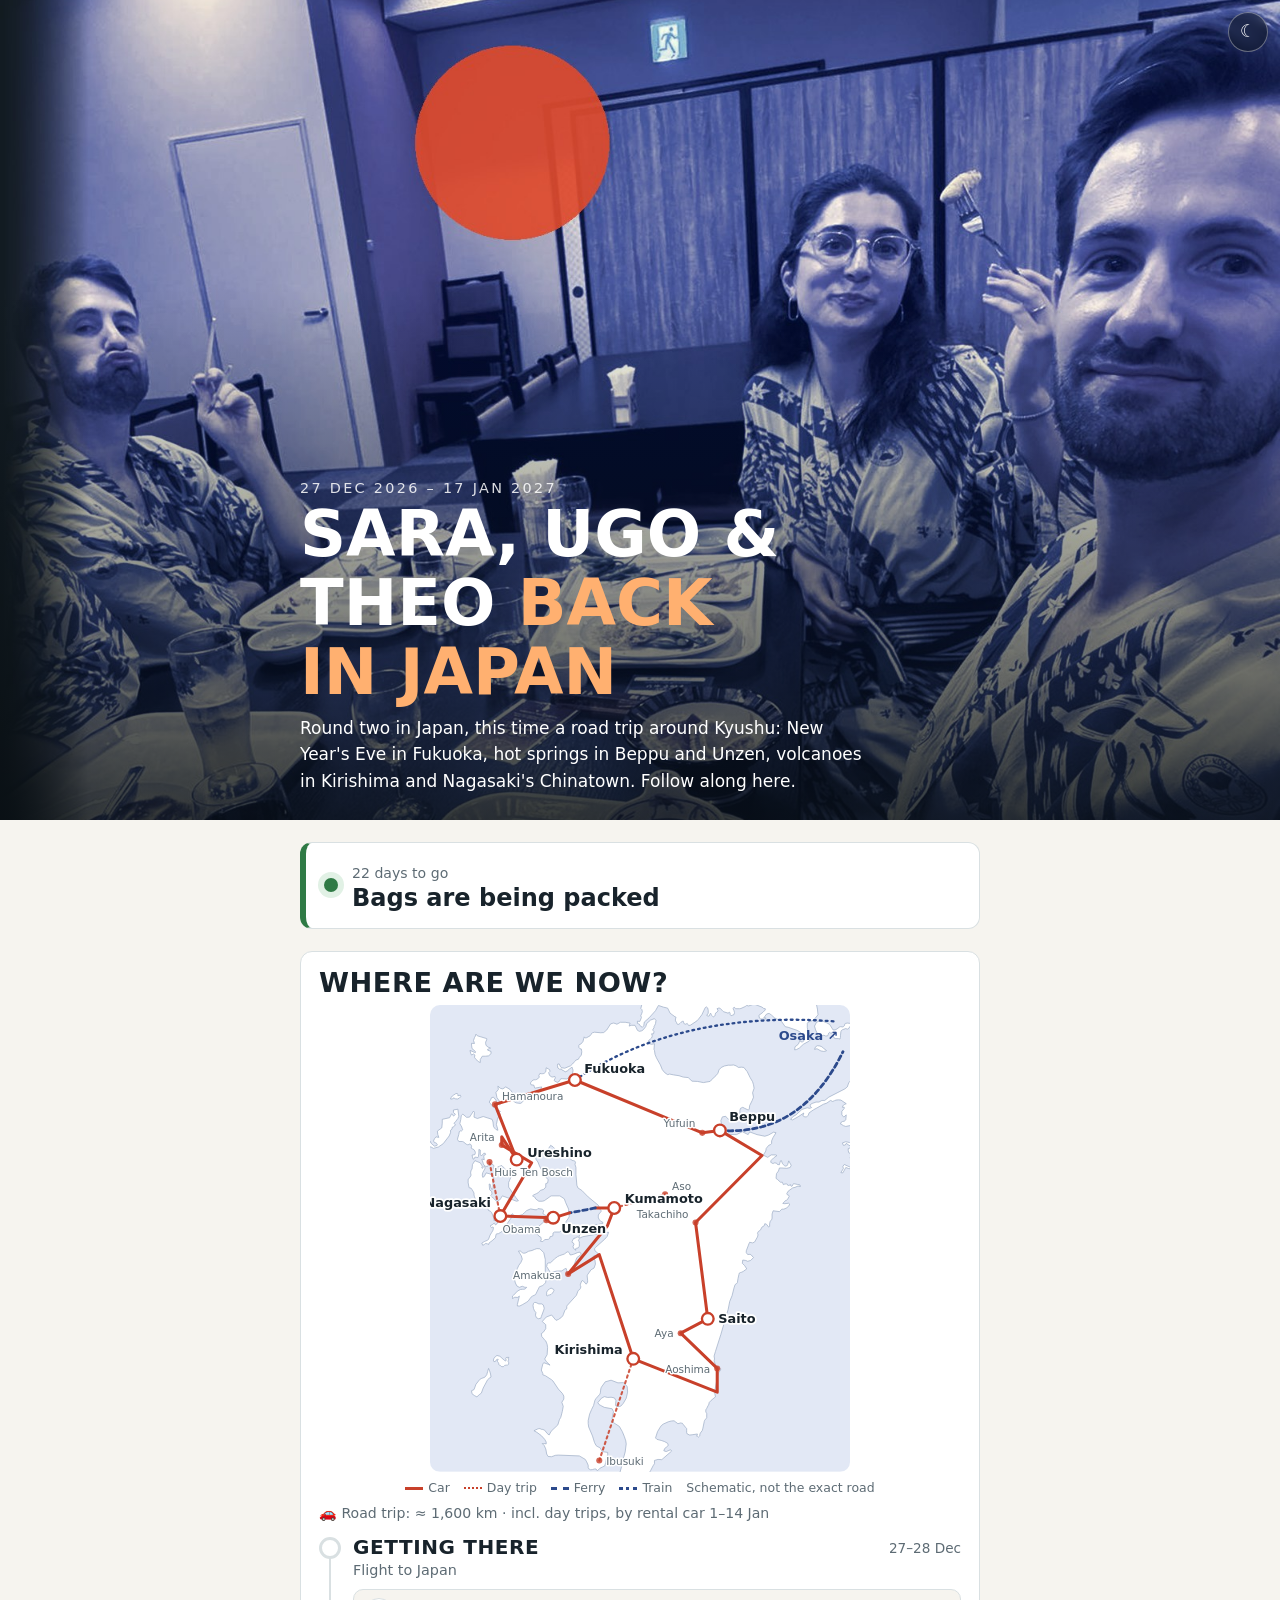
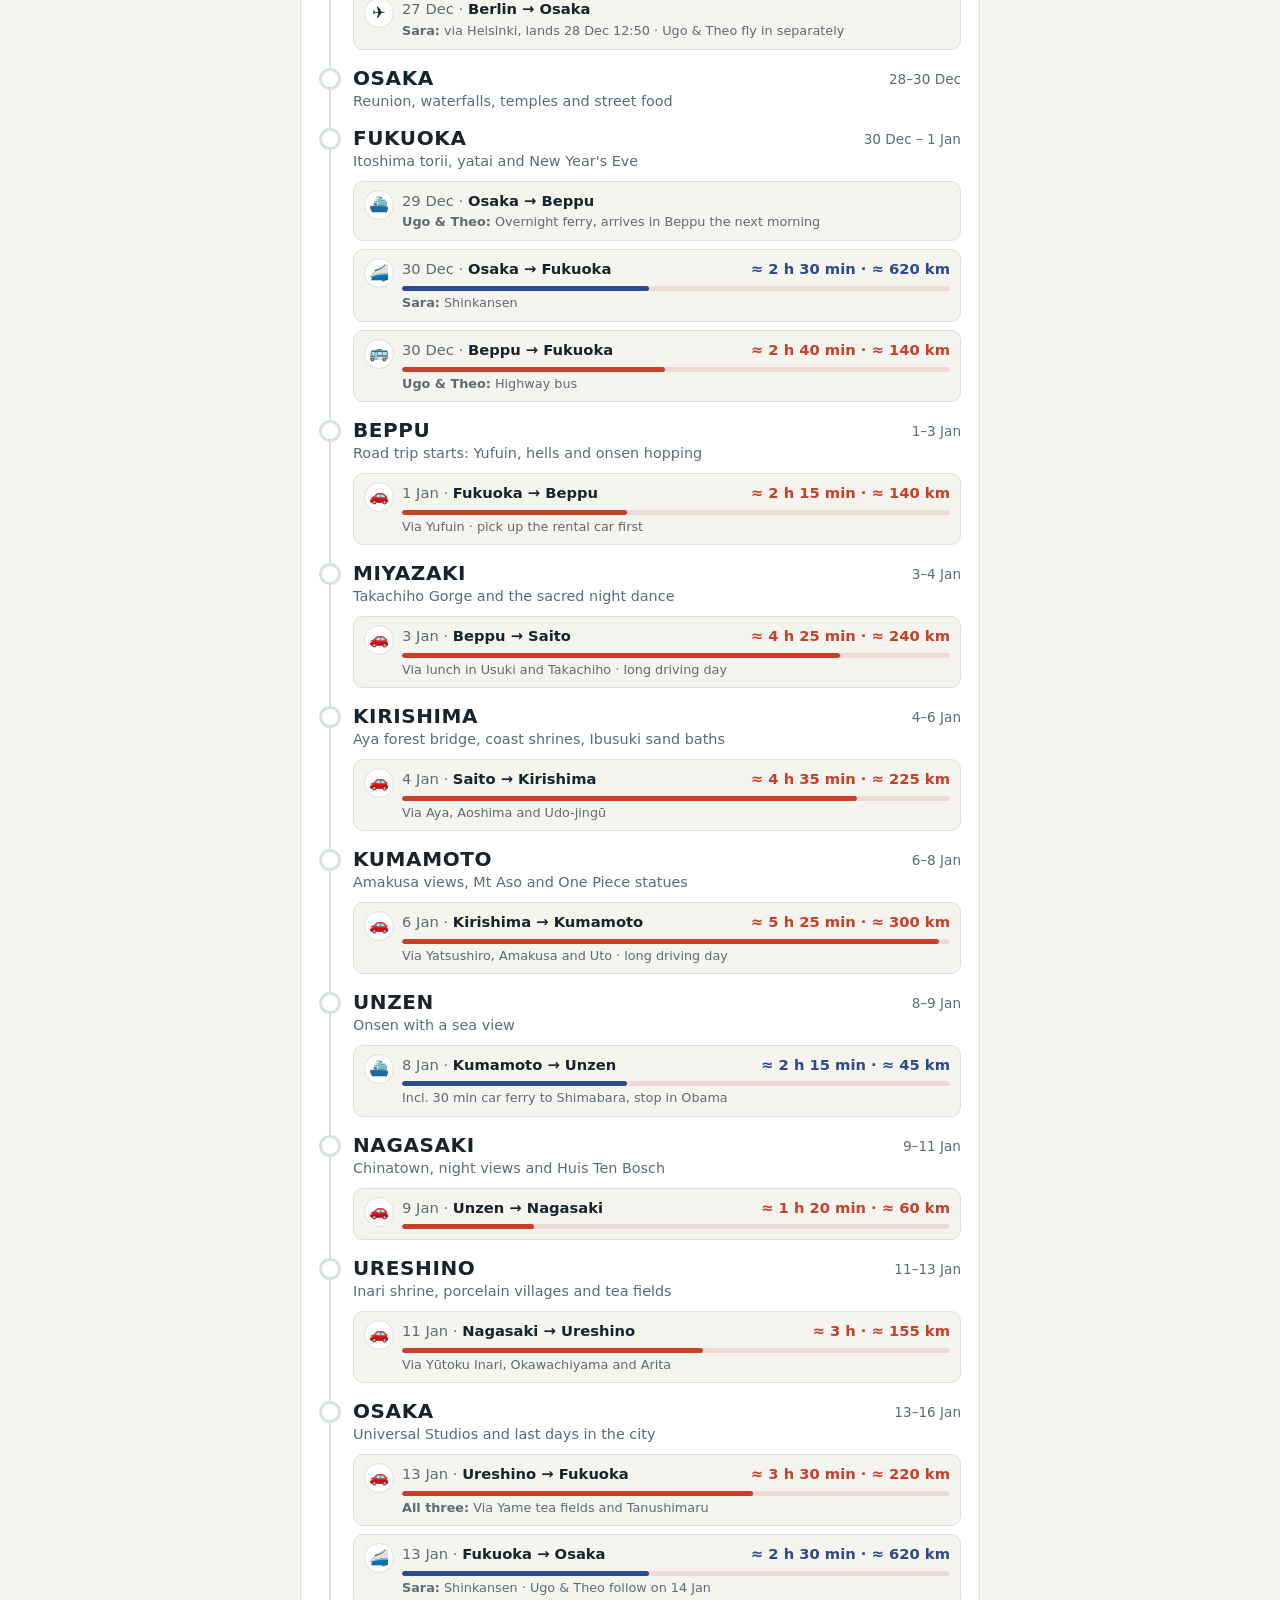
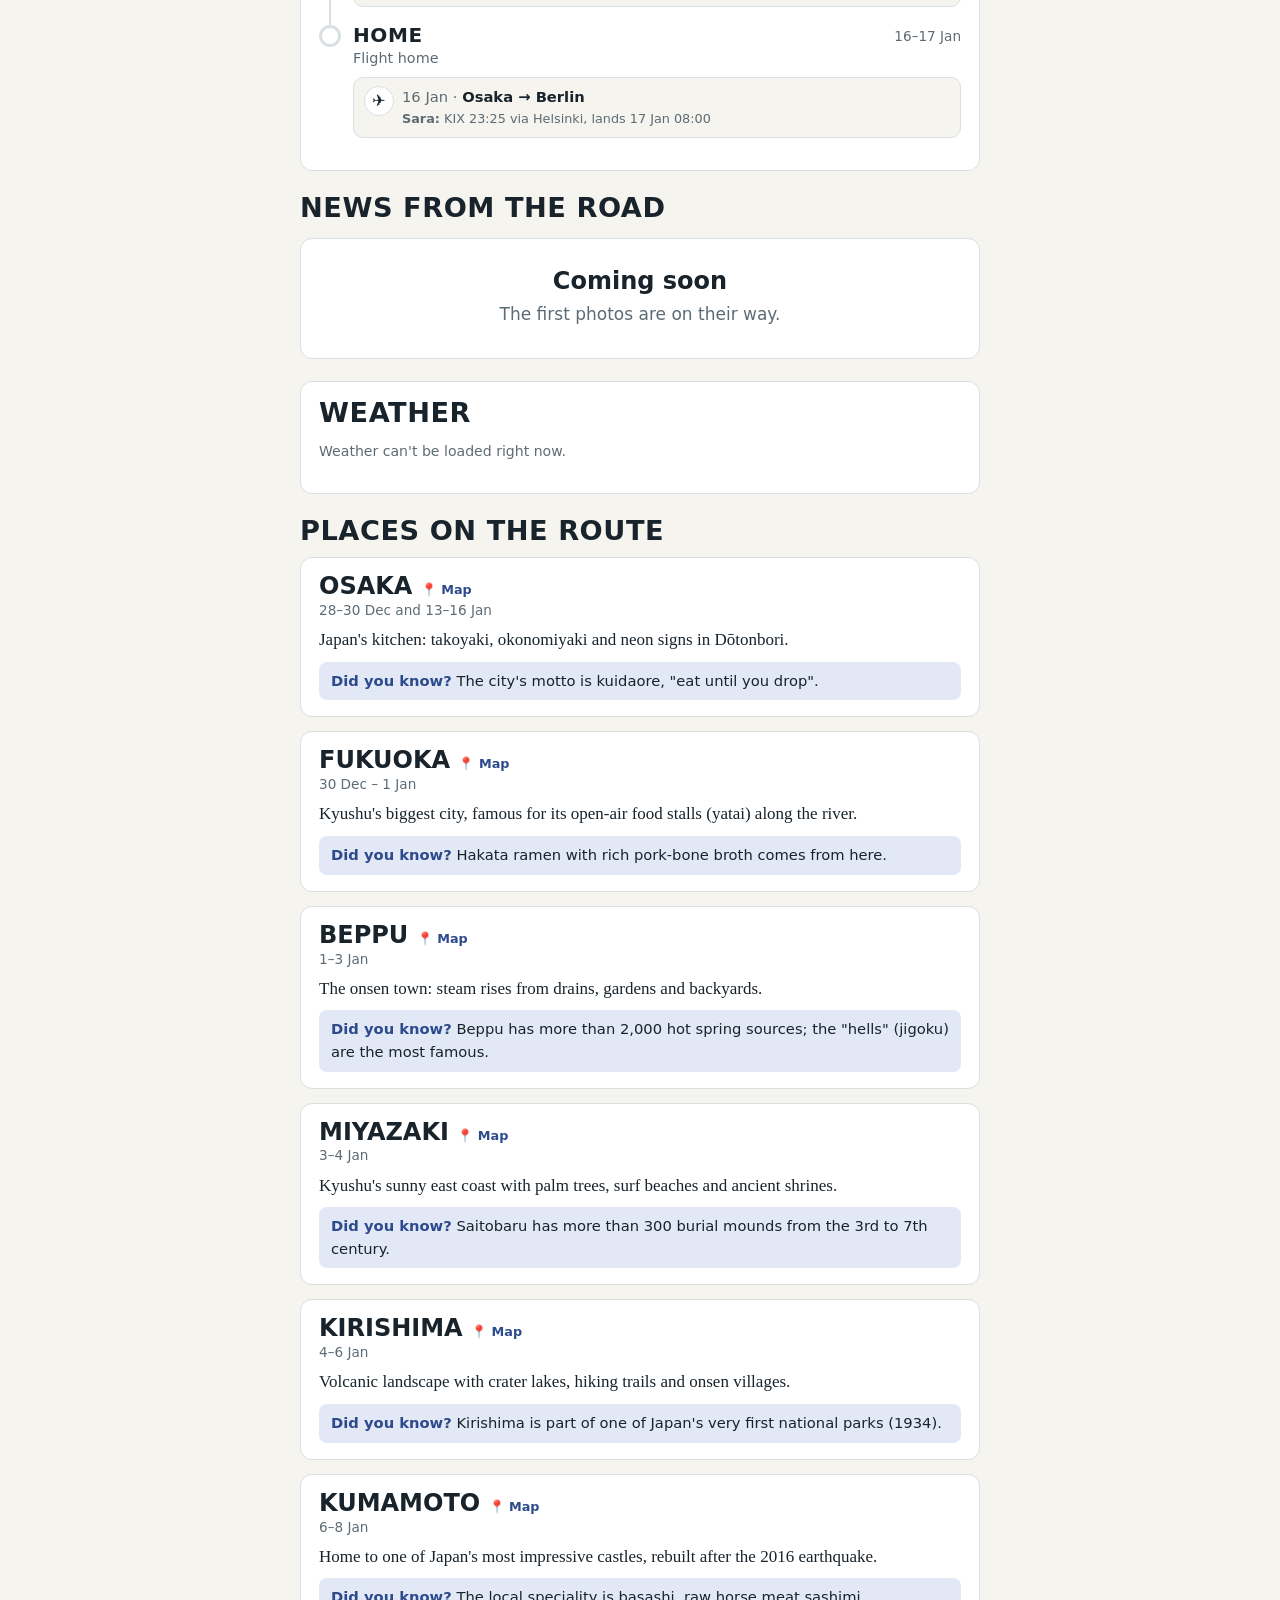
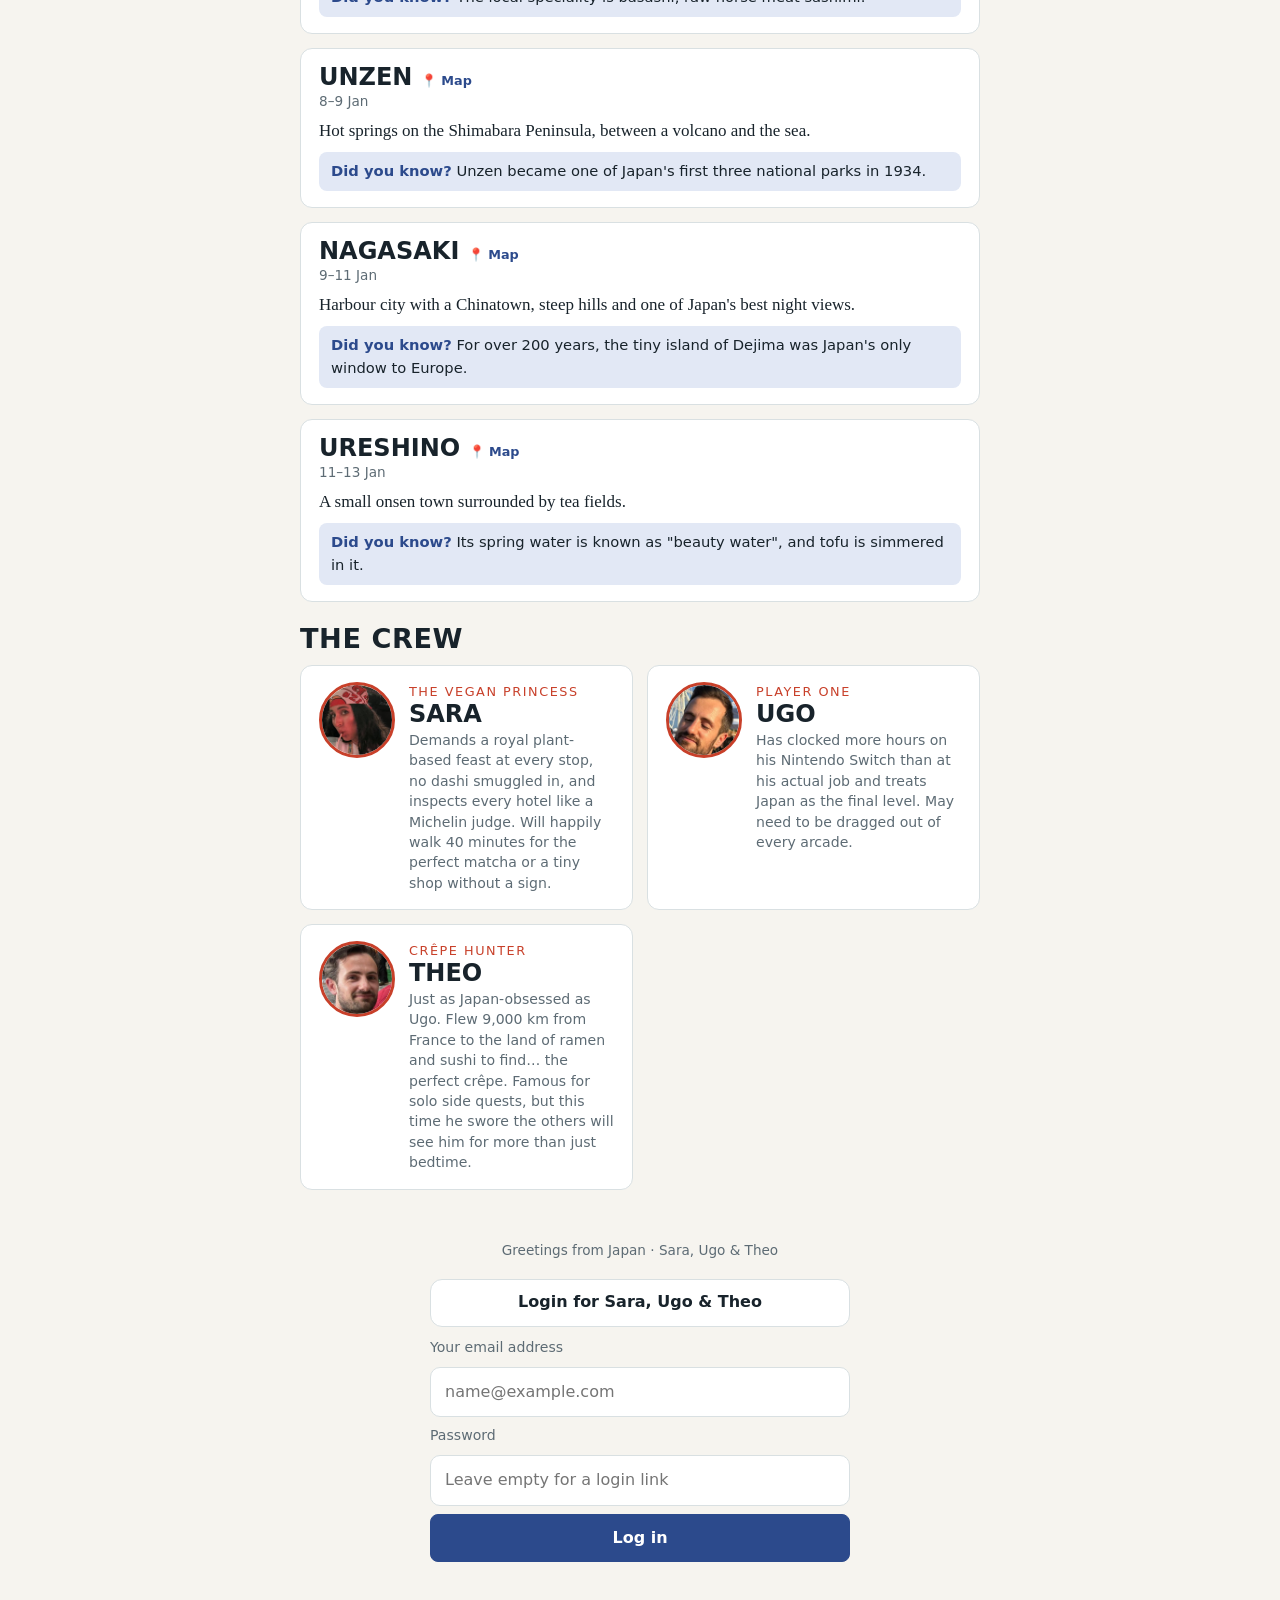
<file: index.html>
<!DOCTYPE html>
<html lang="en">
<head>
<meta charset="utf-8">
<meta name="viewport" content="width=device-width, initial-scale=1, viewport-fit=cover">
<link rel="manifest" href="manifest-blog.webmanifest">
<link rel="apple-touch-icon" href="img/apple-touch-icon.png?v=2">
<link rel="icon" type="image/png" sizes="192x192" href="img/icon-192.png?v=2">
<meta name="apple-mobile-web-app-capable" content="yes">
<meta name="mobile-web-app-capable" content="yes">
<meta name="apple-mobile-web-app-status-bar-style" content="black-translucent">
<meta name="apple-mobile-web-app-title" content="Kyushu Trip">
<meta name="theme-color" content="#18232b">
<title>Sara, Ugo & Theo back in Japan</title>
<meta name="description" content="Photos and updates from Japan">
<meta property="og:title" content="Sara, Ugo & Theo back in Japan">
<meta property="og:description" content="Photos, route and updates from our trip around Kyushu">
<meta property="og:image" content="img/cover-yukata.jpg">
<meta name="robots" content="noindex, nofollow">
<meta http-equiv="Content-Security-Policy" content="default-src 'self'; script-src 'self'; style-src 'self' 'unsafe-inline' https://fonts.googleapis.com; font-src https://fonts.gstatic.com; img-src 'self' data: blob: https://ztfgjnlhketuqmggoakr.supabase.co https://tile.openstreetmap.org; media-src 'self' blob: https://ztfgjnlhketuqmggoakr.supabase.co; connect-src 'self' https://ztfgjnlhketuqmggoakr.supabase.co wss://ztfgjnlhketuqmggoakr.supabase.co https://api.open-meteo.com https://router.project-osrm.org https://api.mymemory.translated.net; base-uri 'self'; form-action 'self'; object-src 'none'">
<meta name="referrer" content="strict-origin-when-cross-origin">
<link rel="preconnect" href="https://fonts.googleapis.com">
<link rel="preconnect" href="https://fonts.gstatic.com" crossorigin>
<link href="https://fonts.googleapis.com/css2?family=Barlow+Condensed:wght@500;600;700&amp;family=Source+Serif+4:opsz,wght@8..60,400;8..60,600&amp;family=Source+Sans+3:wght@400;600;700&amp;display=swap" rel="stylesheet">
<style>@media (display-mode: standalone){.hero{padding-top:env(safe-area-inset-top)}}</style>
<script src="theme.js?v=36"></script>
<link rel="stylesheet" href="style.css?v=36">
</head>
<body>
<div id="app"><p class="col" style="padding:40px 16px">Loading …</p></div>
<div class="lb" id="lb" role="dialog" aria-modal="true" aria-label="Photo"><button type="button" id="lbClose">Close</button><img id="lbImg" alt=""></div>
<script src="vendor/supabase.js?v=2.45.4"></script>
<script src="config.js?v=36"></script>
<script src="trip.js?v=36"></script>
<script src="route-map.js?v=36"></script>
<script src="app.js?v=36"></script>
</body>
</html>
</file>
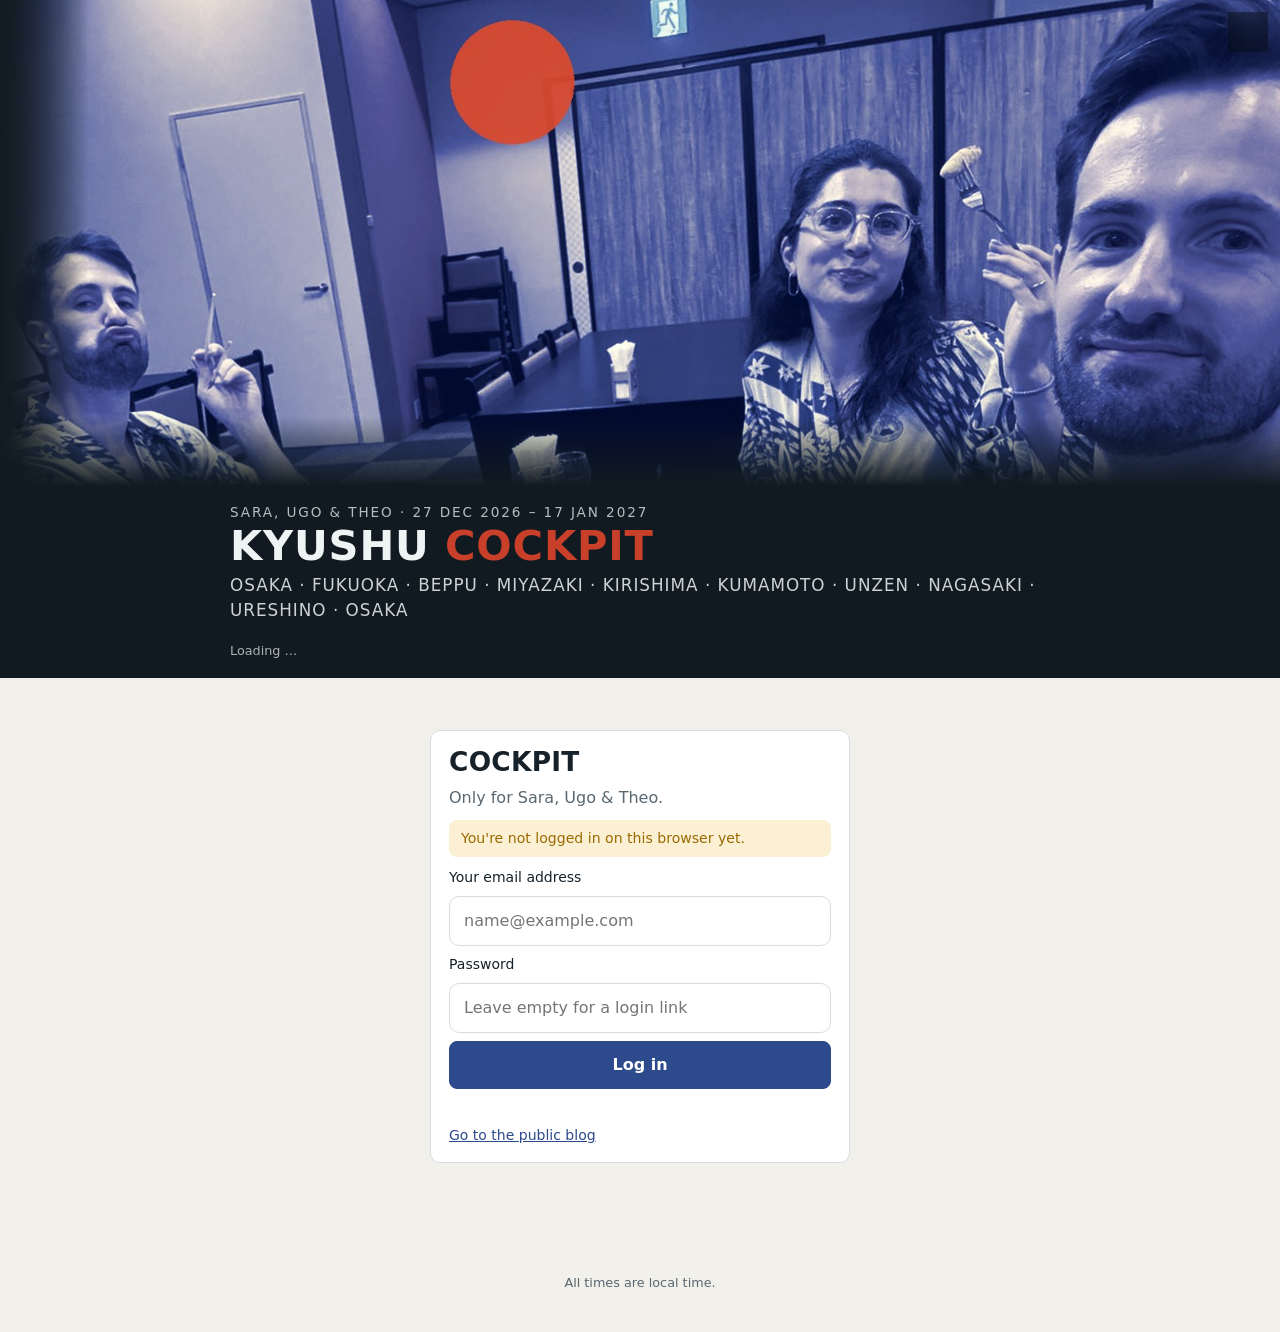
<file: cockpit.html>
<!DOCTYPE html>
<html lang="en">
<head>
<meta charset="utf-8">
<meta name="viewport" content="width=device-width, initial-scale=1, viewport-fit=cover">
<meta name="robots" content="noindex, nofollow">
<meta name="referrer" content="no-referrer">
<meta http-equiv="Content-Security-Policy" content="default-src 'self'; script-src 'self'; style-src 'self' 'unsafe-inline' https://fonts.googleapis.com; font-src https://fonts.gstatic.com; img-src 'self' data: blob: https://ztfgjnlhketuqmggoakr.supabase.co https://tile.openstreetmap.org; media-src 'self' blob: https://ztfgjnlhketuqmggoakr.supabase.co; connect-src 'self' https://ztfgjnlhketuqmggoakr.supabase.co wss://ztfgjnlhketuqmggoakr.supabase.co https://api.open-meteo.com https://router.project-osrm.org; base-uri 'self'; form-action 'self'; object-src 'none'">
<link rel="manifest" href="manifest-cockpit.webmanifest">
<link rel="apple-touch-icon" href="img/apple-touch-icon.png?v=2">
<link rel="icon" type="image/png" sizes="192x192" href="img/icon-192.png?v=2">
<meta name="apple-mobile-web-app-capable" content="yes">
<meta name="mobile-web-app-capable" content="yes">
<meta name="apple-mobile-web-app-status-bar-style" content="black-translucent">
<meta name="apple-mobile-web-app-title" content="Kyushu Trav">
<meta name="theme-color" content="#111a20">
<title>Kyushu Cockpit</title>
<link rel="preconnect" href="https://fonts.googleapis.com">
<link rel="preconnect" href="https://fonts.gstatic.com" crossorigin>
<link href="https://fonts.googleapis.com/css2?family=Barlow+Condensed:wght@500;600;700&amp;family=Source+Serif+4:opsz,wght@8..60,400;8..60,600&amp;family=Source+Sans+3:wght@400;500;600;700&amp;family=JetBrains+Mono:wght@500&amp;display=swap" rel="stylesheet">
<script src="theme.js?v=36"></script>
<link rel="stylesheet" href="style.css?v=36">
<style>
:root{
  /* Layout: Kopf mit Countdown, Tab-Leiste wie Wegweiser, darunter je Bereich Karten in einer Spalte (max 860px) */
  --bg:#f2f0ea;          /* Flechtengrau */
  --surface:#ffffff;
  --ink:#16212a;         /* Granit */
  --muted:#5a6872;
  --line:#d5dde0;
  --accent:#2c4a8c;      /* Indigo (aizome) */
  --accent-soft:#e2e8f5;
  --trail:#c8402a;       /* Torii-Zinnober */
  --ok:#2f7a45; --ok-soft:#e1f1e5;
  --warn:#9a6a00; --warn-soft:#fbf0d3;
  --crit:#b23a2e; --crit-soft:#f8e1de;
  --display:"Barlow Condensed","Arial Narrow",system-ui,sans-serif;
  --body:"Source Sans 3",system-ui,-apple-system,"Segoe UI",sans-serif;
  --mono:"JetBrains Mono",ui-monospace,Menlo,monospace;
  --radius:10px;
  color-scheme:light;
}
@media (prefers-color-scheme:dark){
  :root:not([data-theme="light"]){
    --bg:#0e1418; --surface:#162027; --ink:#e4eaed; --muted:#93a2ab; --line:#26333c;
    --accent:#8ea9ec; --accent-soft:#1b2540; --trail:#ff7d5e;
    --ok:#6cc488; --ok-soft:#173022; --warn:#e6b84a; --warn-soft:#332a12; --crit:#ef7d70; --crit-soft:#3a1d1a;
    color-scheme:dark;
  }
}
:root[data-theme="dark"]{
  --bg:#0e1418; --surface:#162027; --ink:#e4eaed; --muted:#93a2ab; --line:#26333c;
  --accent:#8ea9ec; --accent-soft:#1b2540; --trail:#ff7d5e;
  --ok:#6cc488; --ok-soft:#173022; --warn:#e6b84a; --warn-soft:#332a12; --crit:#ef7d70; --crit-soft:#3a1d1a;
  color-scheme:dark;
}
*{box-sizing:border-box}
html,body{margin:0}
body{background:var(--bg);color:var(--ink);font-family:var(--body);font-size:16px;line-height:1.5;-webkit-text-size-adjust:100%}
a{color:var(--accent)}
h1,h2,h3{font-family:var(--display);font-weight:600;letter-spacing:.01em;text-wrap:balance;margin:0;line-height:1.1}
h2{font-size:1.65rem;text-transform:uppercase}
h3{font-size:1.25rem}
.wrap{max-width:860px;margin:0 auto;padding-left:max(20px,env(safe-area-inset-left));padding-right:max(20px,env(safe-area-inset-right))}
main{display:block}
section.view .studio{margin-bottom:6px}
.gate{max-width:420px;margin:30px auto;display:grid;gap:10px}
.heroimg{height:200px}
@media (max-width:520px){header.top .route{display:none}.heroimg{height:170px}.top h1{font-size:1.9rem}}
nav.tabs{top:0;padding-top:env(safe-area-inset-top)}
@media (display-mode: standalone){ header.top .heroimg{height:calc(150px + env(safe-area-inset-top))} }
.wish{display:grid;grid-template-columns:auto 1fr auto;gap:10px;align-items:start;padding:8px 0;border-bottom:1px solid var(--line)}
.wish:last-child{border-bottom:0}
.wish.done .wt{color:var(--muted);text-decoration:line-through}
.offline{background:var(--warn-soft);color:var(--warn);font-size:.85rem;padding:6px 12px;text-align:center}
.mono{font-family:var(--mono);font-size:.9em}
.muted{color:var(--muted)}
.small{font-size:.875rem}
button,input,select,textarea{font:inherit;color:inherit}
:focus-visible{outline:3px solid var(--accent);outline-offset:2px;border-radius:4px}

/* Kopf */
header.top{color:#eef3f4;background:#111a20;padding:0 0 18px}
.heroimg{height:240px;background:#16212a url("img/cover-yukata-wide.jpg?v=2") center 22%/cover no-repeat;position:relative;margin-bottom:16px}
.heroimg::after{content:"";position:absolute;inset:auto 0 0 0;height:70px;background:linear-gradient(180deg,rgba(17,26,32,0),#111a20)}
@media (max-width:700px){.heroimg{height:44vw;background-size:100% auto!important;background-position:center bottom}.heroimg::after{height:28px}}
@media (display-mode: standalone) and (max-width:700px){header.top .heroimg{height:calc(44vw + env(safe-area-inset-top));background-size:100% auto;background-position:center bottom}}
@media (min-width:700px){.heroimg{height:min(38vw,520px);background-position:center 18%}}
.crew{display:grid;grid-template-columns:repeat(2,1fr);gap:12px}
.mate{display:grid;grid-template-columns:72px 1fr;gap:12px;align-items:center;background:var(--surface);border:1px solid var(--line);border-radius:var(--radius);padding:10px 12px}
.mate img{width:72px;height:72px;border-radius:50%;object-fit:cover;border:3px solid var(--trail)}
.nick{display:block;font-family:var(--display);font-size:.8rem;letter-spacing:.12em;text-transform:uppercase;color:var(--trail)}
.mate{align-items:start}
.fun{list-style:none;margin:8px 0 0;padding:0;display:grid;gap:2px;font-size:.82rem}
.fun li{display:flex;justify-content:space-between;gap:8px;border-top:1px dotted var(--line);padding-top:2px}
.fun li b{font-family:var(--display);font-size:1rem;display:inline;color:var(--accent)}
.beerscore{display:grid;grid-template-columns:1fr 1fr;gap:10px;margin:6px 0}
.beerscore div{background:var(--bg);border-radius:8px;padding:8px 10px;text-align:center}
.beerscore b{font-family:var(--display);font-size:2.2rem;line-height:1;display:block}
.beerlog{margin-top:10px}
.blame{font-family:var(--display);font-size:1.35rem;line-height:1.2;margin:12px 0 0;min-height:1.2em}
.mate b{font-family:var(--display);font-size:1.4rem;text-transform:uppercase;letter-spacing:.03em;display:block;line-height:1}
@media (max-width:520px){.crew{grid-template-columns:1fr}}
.top .row{display:flex;flex-wrap:wrap;gap:12px 24px;align-items:flex-end;justify-content:space-between}
.eyebrow{font-family:var(--display);text-transform:uppercase;letter-spacing:.14em;font-size:.85rem;opacity:.75}
.top h1{font-size:2.6rem;text-transform:uppercase;letter-spacing:.02em}
.top h1 span{color:var(--trail)}
.route{font-family:var(--display);font-size:1.05rem;letter-spacing:.06em;text-transform:uppercase;opacity:.85;margin-top:4px}
.count{text-align:right}
.count b{font-family:var(--display);font-size:2.4rem;line-height:1;display:block}
.sync{font-size:.8rem;opacity:.7;margin-top:6px}

/* Tabs */
nav.tabs{position:sticky;top:0;z-index:5;background:var(--surface);border-bottom:1px solid var(--line)}
nav.tabs .wrap{display:flex;gap:4px;overflow-x:auto;scrollbar-width:none}
nav.tabs a{flex:0 0 auto;font-family:var(--display);text-transform:uppercase;letter-spacing:.06em;font-size:1.02rem;font-weight:600;text-decoration:none;color:var(--muted);padding:12px 12px 10px;border-bottom:3px solid transparent}
nav.tabs a[aria-current="page"]{color:var(--ink);border-bottom-color:var(--trail)}

main{padding:22px 0 60px}
section.view{display:none}
section.view.on{display:grid;gap:18px;grid-template-columns:minmax(0,1fr)}
section.view>*{min-width:0}
.sechead{display:flex;flex-wrap:wrap;gap:6px 16px;align-items:baseline;justify-content:space-between}

.card{background:var(--surface);border:1px solid var(--line);border-radius:var(--radius);padding:16px 18px}
.card.hl{border-left:5px solid var(--accent)}
.card.warn{border-left:5px solid var(--warn)}
.card.crit{border-left:5px solid var(--crit)}
.card h3{margin-bottom:8px}
.grid2{display:grid;grid-template-columns:repeat(auto-fit,minmax(250px,1fr));gap:14px}
.chips{display:flex;flex-wrap:wrap;gap:6px}
.chip{display:inline-flex;align-items:center;gap:4px;font-size:.78rem;font-weight:600;padding:2px 9px;border-radius:999px;background:var(--accent-soft);color:var(--accent);white-space:nowrap}
.chip.trail{background:color-mix(in srgb,var(--trail) 16%,transparent);color:var(--trail)}
.chip.ok{background:var(--ok-soft);color:var(--ok)}
.chip.warn{background:var(--warn-soft);color:var(--warn)}
.chip.crit{background:var(--crit-soft);color:var(--crit)}
.chip.grey{background:var(--bg);color:var(--muted)}
ul.clean{list-style:none;margin:0;padding:0;display:grid;gap:8px}
ul.dots{margin:6px 0 0;padding-left:20px;display:grid;gap:4px}
dl.kv{display:grid;grid-template-columns:max-content 1fr;gap:4px 14px;margin:8px 0 0}
dl.kv dt{color:var(--muted);font-size:.9rem}
dl.kv dd{margin:0;font-weight:500}

/* Heute */
.stats{display:grid;grid-template-columns:repeat(auto-fit,minmax(150px,1fr));gap:12px}
.stat{background:var(--surface);border:1px solid var(--line);border-radius:var(--radius);padding:12px 14px}
.stat b{font-family:var(--display);font-size:2rem;display:block;line-height:1.05;font-variant-numeric:tabular-nums}
.stat span{color:var(--muted);font-size:.85rem}
.bar{height:6px;border-radius:3px;background:var(--bg);overflow:hidden;margin-top:8px}
.bar i{display:block;height:100%;background:var(--accent)}

/* Tagesplan */
.day{display:grid;grid-template-columns:64px 1fr;gap:14px;background:var(--surface);border:1px solid var(--line);border-radius:var(--radius);padding:14px 16px}
.day.today{border-color:var(--trail);box-shadow:0 0 0 2px color-mix(in srgb,var(--trail) 35%,transparent)}
.day.past{opacity:.6}
.datecol{text-align:center;border-right:1px solid var(--line);padding-right:12px}
.datecol .d{font-family:var(--display);font-size:2rem;font-weight:700;line-height:1}
.datecol .m{font-family:var(--display);text-transform:uppercase;font-size:.85rem;letter-spacing:.08em;color:var(--muted)}
.datecol .n{font-size:.75rem;color:var(--muted);margin-top:4px}
.day h3{font-size:1.3rem}
.day .where{font-size:.9rem;color:var(--muted);margin:2px 0 8px}
.steps{list-style:none;margin:0;padding:0;display:grid;gap:5px}
.steps li{display:grid;grid-template-columns:56px 1fr;gap:8px;font-size:.95rem}
.steps .t{font-family:var(--mono);font-size:.82rem;color:var(--accent);padding-top:2px}
.sleep{margin-top:10px;font-size:.88rem;display:flex;gap:6px;flex-wrap:wrap;align-items:center}
.filters{display:flex;gap:6px;flex-wrap:wrap}
.filters button{border:1px solid var(--line);background:var(--surface);border-radius:999px;padding:4px 12px;font-size:.88rem;cursor:pointer}
.filters button[aria-pressed="true"]{background:var(--ink);color:var(--bg);border-color:var(--ink)}

/* Buchungen */
.bk{display:grid;gap:8px}
.bk .head{display:flex;justify-content:space-between;gap:10px;flex-wrap:wrap;align-items:baseline}
.flight{display:grid;grid-template-columns:1fr auto 1fr;gap:10px;align-items:center;margin:4px 0}
.flight .ap{font-family:var(--display);font-size:2rem;font-weight:700;line-height:1}
.flight .tm{font-family:var(--mono);font-size:.9rem}
.flight .mid{text-align:center;color:var(--muted);font-size:.8rem}
.flight .mid::before{content:"";display:block;height:2px;background:var(--line);margin-bottom:4px;min-width:60px}
.flight .r{text-align:right}
.code{display:inline-flex;align-items:center;gap:8px;font-family:var(--mono);background:var(--bg);border:1px dashed var(--line);border-radius:6px;padding:2px 8px}
.copy{border:0;background:none;color:var(--accent);cursor:pointer;font-size:.8rem;font-family:var(--body);font-weight:600;padding:0}
details.more summary{cursor:pointer;color:var(--accent);font-weight:600;font-size:.9rem}
.note{width:100%;min-height:58px;border:1px solid var(--line);border-radius:8px;background:var(--bg);padding:8px 10px;resize:vertical}
.notebar{display:flex;justify-content:space-between;gap:8px;font-size:.78rem;color:var(--muted);margin-top:4px}

/* Upload-Platzhalter */
.slot{border:2px dashed var(--trail);border-radius:var(--radius);padding:14px 16px;background:color-mix(in srgb,var(--trail) 6%,var(--surface))}
.slot.done{border-style:solid;border-color:var(--ok);background:var(--surface)}
.thumbs{display:flex;flex-wrap:wrap;gap:8px;margin-top:10px}
.thumbs a{display:block;width:96px;height:96px;border-radius:8px;overflow:hidden;border:1px solid var(--line);background:var(--bg);position:relative;font-size:.75rem;color:var(--muted);text-decoration:none}
.thumbs img{width:100%;height:100%;object-fit:cover;display:block}
.thumbs .pdf{display:flex;align-items:center;justify-content:center;height:100%;font-family:var(--display);font-size:1.2rem;color:var(--accent)}
.btn{display:inline-flex;align-items:center;gap:6px;border:1px solid var(--accent);background:var(--accent);color:#fff;border-radius:8px;padding:7px 14px;font-weight:600;cursor:pointer;font-size:.92rem}
.btn.ghost{background:transparent;color:var(--accent)}
.btn:disabled{opacity:.5;cursor:not-allowed}
label.btn input{position:absolute;width:1px;height:1px;opacity:0;pointer-events:none}

/* Orte */
.placetabs{display:flex;gap:6px;flex-wrap:wrap}
.placetabs button{border:1px solid var(--line);background:var(--surface);border-radius:8px;padding:6px 14px;cursor:pointer;font-family:var(--display);text-transform:uppercase;letter-spacing:.05em;font-size:1rem;font-weight:600}
.placetabs button[aria-pressed="true"]{background:var(--accent);border-color:var(--accent);color:#fff}
.place h3{font-size:1.15rem;text-transform:uppercase;letter-spacing:.04em;color:var(--accent);margin:4px 0 6px}
.tips{display:grid;gap:10px}
.tip{display:grid;grid-template-columns:auto 1fr;gap:10px;align-items:start}
.tip .k{font-family:var(--display);font-weight:700;color:var(--trail);font-size:1.05rem;min-width:22px}

/* Trek */
.stagewrap{overflow-x:auto}
table.stages{width:100%;border-collapse:collapse;font-size:.92rem;min-width:620px}
table.stages th{text-align:left;font-family:var(--display);text-transform:uppercase;letter-spacing:.05em;font-weight:600;color:var(--muted);border-bottom:2px solid var(--line);padding:6px 8px}
table.stages td{border-bottom:1px solid var(--line);padding:8px;vertical-align:top}
table.stages td.num{font-variant-numeric:tabular-nums;white-space:nowrap}
table.stages tr.key td{background:color-mix(in srgb,var(--trail) 9%,transparent)}
.kmbar{display:flex;align-items:center;gap:8px}
.kmbar i{display:block;height:8px;border-radius:4px;background:var(--trail)}
.ring{display:block;width:100%;height:auto;max-height:280px}

/* Orga */
.todo{display:grid;grid-template-columns:auto 1fr auto;gap:10px;align-items:start;padding:10px 0;border-bottom:1px solid var(--line)}
.todo:last-child{border-bottom:0}
.todo.done .tt{text-decoration:line-through;color:var(--muted)}
.chk{appearance:none;width:22px;height:22px;border:2px solid var(--muted);border-radius:6px;margin:1px 0 0;cursor:pointer;display:grid;place-content:center;background:var(--surface)}
.chk:checked{background:var(--ok);border-color:var(--ok)}
.chk:checked::after{content:"";width:10px;height:6px;border:2.5px solid #fff;border-top:0;border-right:0;transform:rotate(-45deg) translate(1px,-1px)}
.chk:disabled{cursor:not-allowed;opacity:.6}
.tt b{font-weight:600}
.tt .sub{font-size:.88rem;color:var(--muted)}
.due{font-size:.78rem;font-weight:600;white-space:nowrap}
.packcat{display:grid;gap:2px}
.packcat h3{font-size:1.05rem;text-transform:uppercase;letter-spacing:.05em;display:flex;justify-content:space-between;align-items:baseline;margin-bottom:4px}
.pk{display:grid;grid-template-columns:auto 1fr auto;gap:10px;align-items:center;padding:5px 0}
.pk.done span.l{color:var(--muted);text-decoration:line-through}
.pk .who{font-size:.72rem;color:var(--muted)}
.addrow{display:flex;gap:8px;flex-wrap:wrap;margin-top:8px}
.addrow input,.addrow select{flex:1 1 160px;border:1px solid var(--line);border-radius:8px;padding:7px 10px;background:var(--surface)}
.seg{display:inline-flex;border:1px solid var(--line);border-radius:8px;overflow:hidden}
.seg button{border:0;background:var(--surface);padding:6px 12px;cursor:pointer;font-size:.88rem}
.seg button[aria-pressed="true"]{background:var(--ink);color:var(--bg)}
.money{font-variant-numeric:tabular-nums;white-space:nowrap}
.settle{display:grid;gap:4px;text-align:center;padding:18px}
.settle b{font-family:var(--display);font-size:2.2rem;line-height:1.05}
.costrow{display:grid;grid-template-columns:1fr auto;gap:4px 12px;padding:9px 0;border-bottom:1px solid var(--line);align-items:start}
.costrow:last-child{border-bottom:0}
.costrow .meta{font-size:.82rem;color:var(--muted)}
.costform{display:grid;gap:8px;grid-template-columns:repeat(auto-fit,minmax(140px,1fr))}
.costform label{display:grid;gap:3px;font-size:.82rem;font-weight:600;color:var(--muted)}
.costform input,.costform select{min-width:0;width:100%;border:1px solid var(--line);border-radius:8px;padding:7px 9px;background:var(--surface);color:var(--ink);font-weight:400;font-size:.95rem}
.costform .wide{grid-column:1/-1}
.quick{display:flex;gap:6px;flex-wrap:wrap}
.quick button{border:1px dashed var(--line);background:var(--bg);border-radius:999px;padding:3px 10px;font-size:.82rem;cursor:pointer}
.catbars{display:grid;gap:6px}
.catbars div{display:grid;grid-template-columns:110px 1fr auto;gap:8px;align-items:center;font-size:.88rem}
.catbars i{display:block;height:10px;border-radius:5px;background:var(--accent)}
.wxg{display:grid;grid-template-columns:repeat(auto-fit,minmax(220px,1fr));gap:12px}
.wxc{background:var(--bg);border-radius:8px;padding:10px 12px}
.wxt{font-family:var(--display);font-size:1.6rem;font-weight:600;font-variant-numeric:tabular-nums}
.wxt small{font-size:1rem;color:var(--muted)}
.banner{border-radius:8px;padding:8px 12px;font-size:.88rem;background:var(--warn-soft);color:var(--warn)}
.banner[hidden]{display:none}
footer{padding:20px 0 40px;font-size:.8rem;color:var(--muted)}
@media (max-width:520px){
  .top h1{font-size:2.1rem}
  .count{text-align:left}
  .day{grid-template-columns:52px 1fr;padding:12px}
  .steps li{grid-template-columns:48px 1fr}
  .flight .ap{font-size:1.6rem}
}
@media (prefers-reduced-motion:no-preference){.bar i{transition:width .4s}}

.steps .go{display:block;font-size:.78rem;color:var(--muted);margin-bottom:1px}
.steps .sd{display:block;font-size:.85rem;color:var(--muted);margin-top:1px}
.steps li{border-left:4px solid transparent;border-radius:8px;padding:6px 8px 6px 6px;margin:3px 0}
.steps li.k-act{border-left-color:var(--k-act);background:color-mix(in srgb,var(--k-act) 9%,transparent)}
.steps li.k-food{border-left-color:var(--k-food);background:color-mix(in srgb,var(--k-food) 12%,transparent)}
.steps li.k-log{border-left-color:var(--line)}
.hide-act .k-act,.hide-food .k-food,.hide-log .k-log{display:none}
:root{--k-act:#4b5fc1;--k-food:#e08a1e}
@media (prefers-color-scheme:dark){:root:not([data-theme="light"]){--k-act:#8ea2f0;--k-food:#f0a94a}}
:root[data-theme="dark"]{--k-act:#8ea2f0;--k-food:#f0a94a}
.planfilter{display:flex;flex-wrap:wrap;align-items:center;gap:6px 8px;margin:4px 0 12px}
.pf{display:inline-flex;align-items:center;gap:6px;border:1px solid var(--line);background:var(--surface);color:var(--muted);border-radius:999px;padding:6px 12px;font-size:.85rem;font-weight:600;cursor:pointer;min-height:36px}
.pf i{width:10px;height:10px;border-radius:50%;display:inline-block;background:var(--line)}
.pf-act i{background:var(--k-act)} .pf-food i{background:var(--k-food)} .pf-log i{background:var(--muted)}
.pf[aria-pressed="true"]{color:var(--ink);border-color:currentColor}
.pf[aria-pressed="false"]{opacity:.55;text-decoration:line-through}
.maplink{font-size:.8rem;font-weight:600;white-space:nowrap;text-decoration:none}
.slotbar{border-top:1px solid var(--line);margin-top:10px;padding-top:8px;display:grid;gap:4px}
.sb-row{display:flex;flex-wrap:wrap;align-items:center;gap:4px 10px}
.sb-ok{font-size:.82rem;font-weight:700;color:var(--ok)}
.sb-miss{font-size:.82rem;font-weight:700;color:var(--trail)}
.sb-what{font-size:.78rem;color:var(--muted)}
.sb-add{margin-left:auto;font-size:.8rem;font-weight:600;color:var(--accent);cursor:pointer;white-space:nowrap}
.sb-add input{position:absolute;width:1px;height:1px;opacity:0;pointer-events:none}
.sb-thumbs{display:flex;gap:6px;flex-wrap:wrap}
.sb-thumbs a{display:block;width:44px;height:44px;border-radius:6px;overflow:hidden;border:1px solid var(--line);font-size:.65rem;color:var(--muted);text-decoration:none}
.sb-thumbs img{width:100%;height:100%;object-fit:cover;display:block}
.sb-thumbs .pdf{display:flex;align-items:center;justify-content:center;height:100%;color:var(--accent);font-weight:700}
.sb-file{position:relative;display:inline-block}
.sb-del{position:absolute;top:-6px;right:-6px;min-width:20px;height:20px;border-radius:10px;border:1px solid var(--line);background:var(--surface);color:var(--muted);font-size:.8rem;line-height:1;padding:0 5px;cursor:pointer}
.sb-del.armed{background:var(--crit);color:#fff;border-color:var(--crit);font-size:.7rem}
.sb-note summary{font-size:.78rem;color:var(--muted);cursor:pointer}
.sb-note .note{margin-top:6px}
.slot.compact{padding:8px 10px}
.slot.compact .chips{display:flex;flex-wrap:wrap;gap:6px;align-items:center}
.chip.claude{background:color-mix(in srgb,var(--accent) 12%,transparent);color:var(--accent);font-size:.72rem}
.packcat.info{background:var(--bg);border-radius:12px;padding:10px 12px}.packcat.info h3{color:var(--muted)}
.altplan{margin:8px 0 2px;border-top:1px dashed var(--line);padding-top:6px}.altplan summary{cursor:pointer;font-size:.88rem;color:var(--muted);font-weight:600}.altplan[open] summary{color:var(--ink)}
/* Tagesplan bearbeiten */
article.day{position:relative}
.edbtn{float:right;margin:0 0 4px 8px;border:1px solid var(--line);background:var(--surface);border-radius:999px;padding:4px 12px;font:inherit;font-size:.82rem;color:var(--muted);cursor:pointer}
.edbtn:hover{color:var(--ink)}
.sedit{display:flex;flex-wrap:wrap;gap:6px;margin-top:8px}
.sedit button,.sedit select{border:1px solid var(--line);background:var(--surface);border-radius:8px;padding:4px 9px;font:inherit;font-size:.82rem;cursor:pointer;color:var(--ink)}
.sedit button:disabled{opacity:.35;cursor:default}
.sedit .sdel{color:#b3261e;margin-left:auto}
.sedit .sdel[data-armed="1"]{background:#b3261e;color:#fff;border-color:#b3261e}
.chip.own{background:color-mix(in srgb,var(--ok) 14%,transparent);color:var(--ok);font-size:.72rem}
.sgone{margin:6px 0}.linkbtn{border:0;background:none;padding:0;font:inherit;color:var(--accent);cursor:pointer;text-decoration:underline}
.addstep{display:grid;gap:6px;margin:10px 0 4px;padding:10px;border:1px dashed var(--line);border-radius:12px}
.addstep input,.addstep select{font:inherit;padding:8px 10px;border:1px solid var(--line);border-radius:8px;background:var(--surface);color:var(--ink);min-width:0}
.addstep .asrow{display:grid;grid-template-columns:1fr 1fr;gap:6px}
.addstep .btn{justify-self:start}
.grp{margin:8px 0;border:1px solid var(--line);border-radius:12px;padding:6px 10px;background:var(--surface)}
.grp>summary{cursor:pointer;padding:4px 0;list-style:none}
.grp>summary::-webkit-details-marker{display:none}
.grp>summary::before{content:"▸ ";color:var(--muted)}
.grp[open]>summary::before{content:"▾ "}
/* Tageskarte */
.dmodal{position:fixed;inset:0;z-index:30;background:rgba(5,9,12,.55);display:flex;align-items:flex-end;justify-content:center;padding:10px}
@media (min-width:700px){.dmodal{align-items:center}}
.dmcard{background:var(--surface);color:var(--ink);border-radius:16px;padding:14px;width:100%;max-width:640px;max-height:94vh;overflow:auto;box-shadow:0 8px 30px rgba(0,0,0,.3)}
.dm-head{display:flex;justify-content:space-between;align-items:flex-start;gap:8px;margin-bottom:8px}
.dm-switch{display:flex;gap:6px;margin:0 0 8px}.dm-switch .on{background:var(--ink);color:var(--surface);border-color:var(--ink)}
.dm-map{height:min(58vh,420px);border-radius:12px;overflow:hidden;background:var(--accent-soft)}
.dm-mk{background:none;border:0}
.dm-n{display:inline-grid;place-items:center;width:22px;height:22px;border-radius:50%;background:var(--surface);border:2.5px solid var(--c,var(--trail));color:var(--ink);font:700 .72rem/1 system-ui,sans-serif;box-shadow:0 1px 4px rgba(0,0,0,.25)}
.dm-n.start{background:var(--ink);color:var(--surface);border-color:var(--surface)}
[data-dark="1"] .leaflet-tile-pane{filter:invert(1) hue-rotate(180deg) brightness(.9) contrast(.9)}
.leaflet-tooltip.dm-tt{background:var(--surface);color:var(--ink);border:1px solid var(--line);border-radius:999px;padding:1px 7px;font:600 .72rem system-ui,sans-serif;box-shadow:0 1px 3px rgba(0,0,0,.2)}
.leaflet-tooltip.dm-tt::before{display:none}
.dm-list{list-style:none;margin:6px 0;padding:0}.dm-list li{display:grid;grid-template-columns:28px 1fr;gap:8px;align-items:center;padding:5px 0;border-top:1px solid var(--line);font-size:.9rem}
.dm-list li:first-child{border-top:0}
.dm-g{margin:12px 0 0;font-size:.95rem}
/* Umrechner */
.fx{display:grid;gap:10px}
.fx-row{display:grid;grid-template-columns:1fr auto;align-items:center;gap:8px;padding:10px 14px;border:1px solid var(--line);border-radius:14px;background:var(--surface)}
.fx-row input{border:0;background:transparent;font:inherit;font-size:1.9rem;font-weight:700;width:100%;min-width:0;font-variant-numeric:tabular-nums;color:var(--ink);outline:none;padding:0}
.fx-row label{font-weight:700;color:var(--muted);font-size:1.1rem}
.fx-row:focus-within{border-color:var(--accent)}
.fx-swap{justify-self:center;font-size:.8rem;color:var(--muted)}
.fx-q{display:flex;flex-wrap:wrap;gap:6px;margin-top:4px}
.fx-q button{border:1px solid var(--line);background:var(--bg);border-radius:999px;padding:6px 12px;font:inherit;font-size:.9rem;cursor:pointer;font-variant-numeric:tabular-nums}
.fx-q button small{color:var(--muted);margin-left:4px}
.fx-tbl{width:100%;border-collapse:collapse;font-variant-numeric:tabular-nums;font-size:.92rem}
.fx-tbl tr{cursor:pointer}.fx-tbl td{padding:5px 0;border-bottom:1px solid var(--line)}.fx-tbl td:last-child{text-align:right;color:var(--muted)}
/* A nach B, ruhig */
.ab{list-style:none;margin:6px 0 0;padding:0}
.ab li{border-top:1px solid var(--line)}
.ab li:first-child{border-top:0}
.ab summary,.ab .abrow{display:grid;grid-template-columns:3.6em 18px 1fr auto;gap:8px;align-items:center;padding:8px 2px;list-style:none;cursor:pointer;font-size:.92rem}
.ab summary::-webkit-details-marker{display:none}
.ab .abd{color:var(--muted);font-size:.82rem;font-variant-numeric:tabular-nums}
.ab .abi{width:18px;height:18px;color:var(--muted)}
.ab .abm{color:var(--muted);font-size:.82rem;font-variant-numeric:tabular-nums;white-space:nowrap}
.ab .abt{display:flex;flex-direction:column;min-width:0}.ab .abt>span:first-child{white-space:nowrap;overflow:hidden;text-overflow:ellipsis}
.ab .abw{color:var(--muted);font-size:.76rem}
.ab .abn{margin:-2px 0 8px calc(3.6em + 26px);font-size:.82rem;color:var(--muted)}
.ab li.long .abm{color:var(--trail)}
</style>
</head>
<body>
<header class="top">
  <div class="heroimg" role="img" aria-label="Trip cover photo"></div>
  <div class="wrap row">
    <div>
      <div class="eyebrow"></div>
      <h1>Kyushu <span>Cockpit</span></h1>
      <div class="route"></div>
    </div>
    <div class="count" id="count"></div>
  </div>
  <div class="wrap"><div class="sync" id="sync">Loading …</div></div>
</header>
<nav class="tabs" aria-label="Sections">
  <div class="wrap">
    <a href="#heute">Today</a>
    <a href="#plan">Itinerary</a>
    <a href="#buchungen">Bookings</a>
    <a href="#orte">Places &amp; tips</a>
    <a href="#orga">Prep</a>
    <a href="#kosten">Costs</a>
    <a href="#claude">Wishes</a>
    <a href="#posten">Post</a>
    <a href="index.html">Blog ↗</a>
  </div>
</nav>
<div class="offline" id="offline" hidden>Offline: you're seeing the last loaded version. Changes are saved once you're back online.</div>
<main class="wrap">
  <div class="banner" id="banner" hidden></div>

  <!-- HEUTE -->
  <section class="view" id="v-heute"></section>

  <!-- PLAN -->
  <section class="view" id="v-plan">
    <div class="sechead">
      <h2>Itinerary</h2>
    </div>
    <div id="routeOverview" style="margin-bottom:12px"></div>
    <div id="planFilter" class="planfilter" role="group" aria-label="Filter the plan"></div>
    <div id="days" style="display:grid;gap:12px"></div>
  </section>

  <!-- BUCHUNGEN -->
  <section class="view" id="v-buchungen"></section>

  <!-- TREK -->

  <!-- ORTE -->
  <section class="view" id="v-orte"></section>

  <!-- ORGA -->
  <section class="view" id="v-posten"><div id="studioRoot"></div></section>

  <section class="view" id="v-kosten"></section>

  <!-- ORGA -->
    <section class="view" id="v-orga"></section>

  <section class="view" id="v-claude"></section>
</main>
<footer class="wrap">All times are local time.</footer>

<div class="lb" id="lb" role="dialog" aria-modal="true" aria-label="Photo"><button type="button" id="lbClose">Close</button><img id="lbImg" alt=""></div>
<script src="cockpit-flags.js?v=36"></script>
<script src="vendor/supabase.js?v=2.45.4"></script>
<script src="config.js?v=36"></script>
<script src="trip.js?v=36"></script>
<script src="route-map.js?v=36"></script>
<script src="app.js?v=36"></script>
<script src="cockpit.js?v=36"></script>
</body>
</html>
</file>
<file: style.css>
:root{
  /* Layout: großes Foto oben, darunter Lebenszeichen, Wetter, Karte, Feed in einer Lesespalte (max 720px) */
  --bg:#f6f4ef; --surface:#ffffff; --ink:#18232b; --muted:#5d6b74; --line:#d9e0e2;
  --accent:#2c4a8c; --accent-soft:#e2e8f5; --trail:#c8402a; --ok:#2f7a45; --ok-soft:#e1f1e5; --crit:#b23a2e;
  --display:"Barlow Condensed","Arial Narrow",system-ui,sans-serif;
  --serif:"Source Serif 4",Georgia,serif;
  --body:"Source Sans 3",system-ui,-apple-system,"Segoe UI",sans-serif;
  color-scheme:light;
}
@media (prefers-color-scheme:dark){:root{--bg:#0e1418;--surface:#162027;--ink:#e4eaed;--muted:#97a5ae;--line:#26333c;--accent:#8ea9ec;--accent-soft:#1b2540;--trail:#ff7d5e;--ok:#6cc488;--ok-soft:#173022;--crit:#ef7d70;color-scheme:dark}}
*{box-sizing:border-box}
html,body{margin:0}
body{background:var(--bg);color:var(--ink);font-family:var(--body);font-size:17px;line-height:1.55;-webkit-text-size-adjust:100%}
h1,h2,h3{font-family:var(--display);font-weight:600;line-height:1.08;margin:0;text-wrap:balance}
h2{font-size:1.7rem;text-transform:uppercase;letter-spacing:.02em}
a{color:var(--accent)}
button,input,select,textarea{font:inherit;color:inherit}
:focus-visible{outline:3px solid var(--accent);outline-offset:2px}
.col{max-width:720px;margin:0 auto;padding-left:max(20px,env(safe-area-inset-left));padding-right:max(20px,env(safe-area-inset-right))}
.muted{color:var(--muted)} .small{font-size:.88rem}
.hero{position:relative;color:#fff;background:#18232b url("img/cover-yukata.jpg?v=2") center 12%/cover no-repeat;min-height:min(66vw,820px);display:flex;align-items:flex-end}
.hero::before{content:"";position:absolute;inset:0;background:linear-gradient(180deg,rgba(8,14,18,0) 35%,rgba(8,14,18,.82) 100%)}
.hero .col{position:relative;width:100%;padding-bottom:26px;padding-top:env(safe-area-inset-top)}
.eyebrow{font-family:var(--display);letter-spacing:.16em;text-transform:uppercase;font-size:.9rem;opacity:.85}
.hero h1{font-size:clamp(2.1rem,8vw,4rem);text-transform:uppercase}
.hero h1 span{color:#ffb070}
.hero p{margin:8px 0 0;max-width:34em}
main{display:grid;gap:22px;padding:22px 0 40px}
.card{background:var(--surface);border:1px solid var(--line);border-radius:12px;padding:16px 18px}
.status{display:grid;grid-template-columns:auto 1fr;gap:14px;align-items:center;border-left:6px solid var(--ok)}
.status .dot{width:14px;height:14px;border-radius:50%;background:var(--ok);box-shadow:0 0 0 6px var(--ok-soft)}
.status b{font-family:var(--display);font-size:1.5rem;font-weight:600;display:block;line-height:1.1}
.route{list-style:none;margin:10px 0 0;padding:0}
.route li{display:grid;grid-template-columns:22px 1fr auto;gap:12px;align-items:start;position:relative;padding-bottom:14px}
.route li::before{content:"";position:absolute;left:10px;top:18px;bottom:-2px;width:2px;background:var(--line)}
.route li:last-child::before{display:none}
.route .pin{width:22px;height:22px;border-radius:50%;border:3px solid var(--line);background:var(--surface);margin-top:2px;z-index:1}
.route li.done .pin{background:var(--accent);border-color:var(--accent)}
.route li.now .pin{background:var(--trail);border-color:var(--trail);box-shadow:0 0 0 5px color-mix(in srgb,var(--trail) 25%,transparent)}
.route .nm{font-family:var(--display);font-size:1.25rem;font-weight:600;text-transform:uppercase;letter-spacing:.03em;line-height:1.2}
.route li.now .nm{color:var(--trail)}
.route .ds{font-size:.9rem;color:var(--muted)}
.route .dt{font-size:.85rem;color:var(--muted);white-space:nowrap;padding-top:3px}
.tag{display:inline-block;font-size:.75rem;font-weight:700;padding:1px 8px;border-radius:999px;background:var(--accent-soft);color:var(--accent);margin-left:6px;vertical-align:middle;font-family:var(--body);letter-spacing:0;text-transform:none}
.tag.red{background:color-mix(in srgb,var(--crit) 14%,transparent);color:var(--crit)}
.crew{display:grid;grid-template-columns:repeat(auto-fit,minmax(260px,1fr));gap:14px}
.mate{display:grid;grid-template-columns:76px 1fr;gap:14px;align-items:start}
.mate img{width:76px;height:76px;border-radius:50%;object-fit:cover;border:3px solid var(--trail)}
.nick{display:block;font-family:var(--display);font-size:.8rem;letter-spacing:.12em;text-transform:uppercase;color:var(--trail)}
.mate .small{display:block;line-height:1.45;margin-top:4px}
.mate b{font-family:var(--display);font-size:1.5rem;text-transform:uppercase;display:block;line-height:1}
.post{display:grid;gap:10px}
.post .by{display:flex;gap:10px;align-items:center}
.post .by img{width:42px;height:42px;border-radius:50%;object-fit:cover}
.post .by b{display:block;line-height:1.1}
.post .txt{font-family:var(--serif);font-size:1.08rem;white-space:pre-wrap;margin:0}
.post .st{font-size:.85rem;font-weight:700;color:var(--ok)}
.media{display:grid;gap:4px;grid-template-columns:repeat(2,1fr);border-radius:10px;overflow:hidden}
.media.n1{grid-template-columns:1fr}
.media.n3>*:first-child{grid-column:1/-1}
.media button{border:0;padding:0;margin:0;background:var(--line);cursor:zoom-in;display:block;aspect-ratio:4/3}
.media.n1 button{aspect-ratio:auto}
.media img,.media video{width:100%;height:100%;object-fit:cover;display:block;background:#000}
.media video{aspect-ratio:auto;max-height:70vh;object-fit:contain}
.react{display:flex;flex-wrap:wrap;gap:6px;align-items:center}
.react button{border:1px solid var(--line);background:var(--bg);border-radius:999px;padding:6px 12px;min-height:40px;cursor:pointer;font-size:.95rem;font-variant-numeric:tabular-nums}
.react button.mine{border-color:var(--trail);background:color-mix(in srgb,var(--trail) 12%,var(--surface))}
.comments{display:grid;gap:8px;border-top:1px solid var(--line);padding-top:10px}
.cm{font-size:.95rem}
.cm b{font-weight:700}
.cm .muted{font-size:.8rem}
.cform{position:relative;display:grid;grid-template-columns:120px 1fr auto;gap:6px}
.cform input{border:1px solid var(--line);border-radius:8px;padding:7px 9px;background:var(--bg);min-width:0}
.btn{display:inline-flex;align-items:center;justify-content:center;gap:6px;border:1px solid var(--accent);background:var(--accent);color:#fff;border-radius:8px;padding:8px 14px;font-weight:600;cursor:pointer;text-decoration:none;font-size:.95rem}
.btn.ghost{background:transparent;color:var(--accent)}
.btn.wa{background:#1f8f4e;border-color:#1f8f4e}
.btn.small{padding:4px 10px;font-size:.82rem}
.btn.danger{background:transparent;border-color:var(--crit);color:var(--crit);padding:4px 10px;font-size:.82rem}
.btn:disabled{opacity:.5;cursor:wait}
.studio{border:2px dashed var(--trail)}
.studio h2{color:var(--trail)}
.studio form{display:grid;gap:10px;margin-top:10px}
.studio label{display:grid;gap:4px;font-size:.9rem;font-weight:600}
.studio input,.studio select,.studio textarea{border:1px solid var(--line);border-radius:8px;padding:8px 10px;background:var(--bg);font-weight:400;min-width:0}
.studio textarea{min-height:110px;resize:vertical}
.row2{display:grid;grid-template-columns:1fr 1fr;gap:10px}
.previews{display:flex;gap:6px;flex-wrap:wrap}
.previews img,.previews video{width:72px;height:72px;object-fit:cover;border-radius:6px;background:#000}
.msg{font-size:.9rem;min-height:1.2em}
.quick{display:flex;flex-wrap:wrap;gap:6px;align-items:center}
.quick .btn{min-height:40px}
.studio label.saver{display:flex;gap:8px;align-items:center;font-weight:400;font-size:.9rem}
.studio label.saver input{width:20px;height:20px;flex:0 0 auto;margin:0}
.sharebox{background:color-mix(in srgb,#1f8f4e 10%,var(--surface));border:1px solid #1f8f4e;border-radius:10px;padding:12px 14px;display:grid;gap:8px}
.empty{text-align:center;padding:30px 18px}
.lb{position:fixed;inset:0;background:rgba(5,8,10,.92);display:none;align-items:center;justify-content:center;z-index:20;padding:16px}
.lb.on{display:flex}
.lb img{max-width:100%;max-height:100%;border-radius:6px}
.lb button{position:absolute;top:12px;right:12px;background:#fff;color:#000;border:0;border-radius:999px;padding:6px 14px;font-weight:700;cursor:pointer}
.map{display:block;width:100%;height:auto;max-height:620px}
.map .land{fill:var(--accent-soft);stroke:var(--accent);stroke-width:.8}
.map .chile{fill:color-mix(in srgb,var(--trail) 14%,var(--surface));stroke:var(--trail)}
.map .other{fill:var(--bg);stroke:var(--line);stroke-width:.8}
.map .fly{stroke:var(--muted);stroke-width:2;stroke-dasharray:5 5;fill:none}
.map .drive{stroke:var(--trail);stroke-width:3;fill:none}
.map text{font-family:var(--display);font-weight:600;fill:var(--ink)}
.legend{display:flex;gap:16px;flex-wrap:wrap;font-size:.85rem;color:var(--muted);margin-top:6px}
.legend i{display:inline-block;width:26px;height:0;border-top:2px dashed var(--muted);vertical-align:middle;margin-right:6px}
.legend i.d{border-top:3px solid var(--trail)}
.stage{display:grid;grid-template-columns:62px 1fr;gap:12px;padding:10px 0;border-bottom:1px solid var(--line)}
.stage:last-child{border-bottom:0}
.stage .dd{font-family:var(--display);font-weight:700;font-size:1.15rem;line-height:1.1}
.stage .dd span{display:block;font-size:.8rem;color:var(--muted);font-weight:500;text-transform:uppercase;letter-spacing:.06em}
.stage b{font-family:var(--display);font-size:1.2rem;font-weight:600}
.stage.now{background:color-mix(in srgb,var(--trail) 10%,transparent);border-radius:8px;padding:10px 8px}
.stage .km{font-size:.85rem;color:var(--trail);font-weight:700}
.places{display:grid;gap:14px}
.place h3{font-size:1.5rem;text-transform:uppercase}
.place .when{font-size:.85rem;color:var(--muted);margin-bottom:6px}
.place p{margin:0 0 8px;font-family:var(--serif)}
.fact{background:var(--accent-soft);border-radius:8px;padding:8px 12px;font-size:.92rem}
.fact b{color:var(--accent)}
.wxrow{display:grid;grid-template-columns:auto 1fr auto;gap:2px 12px;padding:10px 0;border-bottom:1px solid var(--line);align-items:center}
.wxrow:last-child{border-bottom:0}
.wxrow .ic{font-size:1.9rem;line-height:1}
.wxrow .t{font-family:var(--display);font-size:1.8rem;font-weight:600;line-height:1;text-align:right;font-variant-numeric:tabular-nums}
.wxrow .t small{font-size:1rem;color:var(--muted)}
.wxrow.cur{background:color-mix(in srgb,var(--trail) 10%,transparent);border-radius:8px;padding:10px 8px}
.days{display:flex;gap:6px;overflow-x:auto;grid-column:1/-1;margin-top:4px}
.days span{flex:0 0 auto;font-size:.78rem;background:var(--bg);border-radius:6px;padding:2px 7px;color:var(--muted);font-variant-numeric:tabular-nums}
.team{margin:18px auto 0;max-width:420px;display:grid;gap:10px;text-align:left}
.teambtn{width:100%;min-height:48px;border:1px solid var(--line);background:var(--surface);color:var(--ink);border-radius:12px;font-weight:600;font-size:1rem;cursor:pointer;display:flex;align-items:center;justify-content:center;gap:8px}
.login{display:grid;gap:8px}
.login input{border:1px solid var(--line);border-radius:10px;padding:12px 14px;background:var(--surface);font-size:16px;width:100%}
.login .btn{min-height:48px;font-size:1rem}
footer{padding-top:10px;padding-bottom:max(40px,calc(env(safe-area-inset-bottom) + 24px));font-size:.85rem;color:var(--muted);text-align:center}
.demo{background:#fff3cd;color:#6b4e00;text-align:center;font-size:.85rem;padding:6px}
input,select,textarea{font-size:16px}
.cform input{padding:10px 12px}
.cform .btn{min-height:44px}
@media (max-width:520px){
  body{font-size:16px}
  h2{font-size:1.45rem}
  .row2{grid-template-columns:1fr}
  .hero{min-height:0;background-size:100% auto;background-position:center top;padding-top:52vw}
  .hero::before{background:linear-gradient(180deg,rgba(24,35,43,0) 0,rgba(24,35,43,0) 40vw,rgba(24,35,43,.85) 60vw,#18232b 69vw)}
  .hero p{font-size:.98rem}
  main{gap:18px}
  .card{padding:14px 16px;border-radius:14px}
  .cform{grid-template-columns:1fr}
  .route .nm{font-size:1.1rem}
  .place h3{font-size:1.3rem}
  .post .txt{font-size:1.02rem}
}

/* Route map */
.rmwrap{margin:8px 0 6px}
.routemap{display:block;width:100%;max-width:420px;height:auto;margin:0 auto;border-radius:10px}
.rm-sea{fill:var(--accent-soft)}
.rm-land{fill:var(--surface);stroke:color-mix(in srgb,var(--accent) 35%,var(--line));stroke-width:.6;stroke-linejoin:round}
.rm-car{stroke:var(--trail);stroke-width:2.6;stroke-linecap:round}
.rm-ferry{stroke:var(--accent);stroke-width:2.4;stroke-dasharray:4 3;stroke-linecap:round}
.rm-train{fill:none;stroke:var(--accent);stroke-width:2;stroke-dasharray:1.5 3.5;stroke-linecap:round}
.rm-osaka{font:600 11px var(--body,system-ui);fill:var(--accent)}
.rm-stop circle{fill:var(--surface);stroke:var(--trail);stroke-width:2}
.rm-stop.done circle{fill:var(--trail)}
.rm-stop.now circle{fill:var(--trail);stroke:var(--surface)}
.rm-stop .rm-halo{fill:color-mix(in srgb,var(--trail) 25%,transparent);stroke:none}
.rm-stop text{font:600 11px var(--body,system-ui);fill:var(--ink);paint-order:stroke;stroke:var(--surface);stroke-width:3px;stroke-linejoin:round}
.rm-legend{display:flex;flex-wrap:wrap;gap:4px 14px;justify-content:center;font-size:.78rem;color:var(--muted);margin-top:6px}
.rm-legend i{display:inline-block;width:18px;height:0;vertical-align:middle;margin-right:5px;border-top:3px solid var(--trail)}
.rm-legend i.ferry{border-top:3px dashed var(--accent)}
.rm-legend i.train{border-top:3px dotted var(--accent)}
.leg{display:grid;grid-template-columns:30px 1fr;gap:8px;align-items:start;margin:8px 0 2px;padding:8px 10px;border-radius:10px;background:var(--bg);border:1px solid var(--line)}
.leg-ic{width:30px;height:30px;border-radius:50%;display:grid;place-items:center;background:var(--surface);font-size:1rem;border:1px solid var(--line)}
.leg-t{display:flex;flex-wrap:wrap;justify-content:space-between;gap:2px 10px;align-items:baseline;font-size:.92rem}
.leg-t b{font-weight:700}
.leg-m{font-weight:700;color:var(--trail);font-variant-numeric:tabular-nums;white-space:nowrap}
.leg-bar{height:5px;border-radius:3px;background:color-mix(in srgb,var(--trail) 14%,transparent);margin:5px 0 2px;overflow:hidden}
.leg-bar i{display:block;height:100%;border-radius:3px;background:var(--trail)}
.leg-ferry .leg-bar i,.leg-train .leg-bar i{background:var(--accent)}
.leg-ferry .leg-m,.leg-train .leg-m{color:var(--accent)}
.leg-n{font-size:.8rem;color:var(--muted)}
ol.legs{list-style:none;margin:8px 0 0;padding:0;display:grid;gap:8px}
@media (prefers-reduced-motion:no-preference){.rm-stop .rm-halo{animation:rmpulse 2s ease-in-out infinite}}
@keyframes rmpulse{50%{opacity:.35}}
.route li{grid-template-columns:22px 1fr 7.6em}
.route .dt{text-align:right}
.route .leg{margin-right:calc(-7.6em - 12px)}

.maplink{font-size:.8rem;font-weight:600;white-space:nowrap;text-decoration:none;font-family:var(--body);text-transform:none;letter-spacing:0}
.routemap polyline{fill:none;stroke-linejoin:round}
.rm-trip{stroke:var(--trail);stroke-width:1.8;stroke-dasharray:2 3;stroke-linecap:round;fill:none;opacity:.85}
.rm-wp circle{fill:var(--trail);opacity:.8}
.rm-wp text{font:500 9px var(--body,system-ui);fill:var(--muted);paint-order:stroke;stroke:var(--surface);stroke-width:2.5px;stroke-linejoin:round}
.rm-legend i.trip{border-top:2px dotted var(--trail)}
.leg-d{font-weight:400;color:var(--muted)}

/* Dunkelmodus: System oder Schalter */
@media (prefers-color-scheme:dark){:root:not([data-theme="light"]){--bg:#0e1418; --surface:#162027; --ink:#e4eaed; --muted:#93a2ab; --line:#26333c; --accent:#8ea9ec; --accent-soft:#1b2540; --trail:#ff7d5e; --ok:#6cc488; --ok-soft:#173022; --crit:#ef7d70; color-scheme:dark;}}
:root[data-theme="dark"]{--bg:#0e1418; --surface:#162027; --ink:#e4eaed; --muted:#93a2ab; --line:#26333c; --accent:#8ea9ec; --accent-soft:#1b2540; --trail:#ff7d5e; --ok:#6cc488; --ok-soft:#173022; --crit:#ef7d70; color-scheme:dark;}
:root[data-theme="light"]{color-scheme:light}
.themebtn{position:absolute;top:calc(12px + env(safe-area-inset-top));right:12px;z-index:15;width:40px;height:40px;border-radius:50%;border:1px solid rgba(255,255,255,.35);background:rgba(8,14,18,.45);color:#fff;font-size:1.1rem;line-height:1;cursor:pointer;display:grid;place-items:center;padding:0;-webkit-backdrop-filter:blur(6px);backdrop-filter:blur(6px)}
.themebtn:active{transform:scale(.94)}
@media print{.themebtn{display:none}}
.langbar{display:flex;flex-wrap:wrap;gap:6px;margin-top:-6px}
.langbar button{border:1px solid var(--line);background:var(--surface);color:var(--ink);border-radius:999px;padding:5px 12px;font:inherit;font-size:.85rem;cursor:pointer}
.langbar button.on{background:var(--ink);color:var(--surface);border-color:var(--ink)}
.post details.orig{margin:-4px 0 6px}.post details.orig summary{cursor:pointer;font-size:.8rem;color:var(--muted)}
.post details.orig .txt{opacity:.75}
.trnote{margin:-4px 0 6px}
</file>
